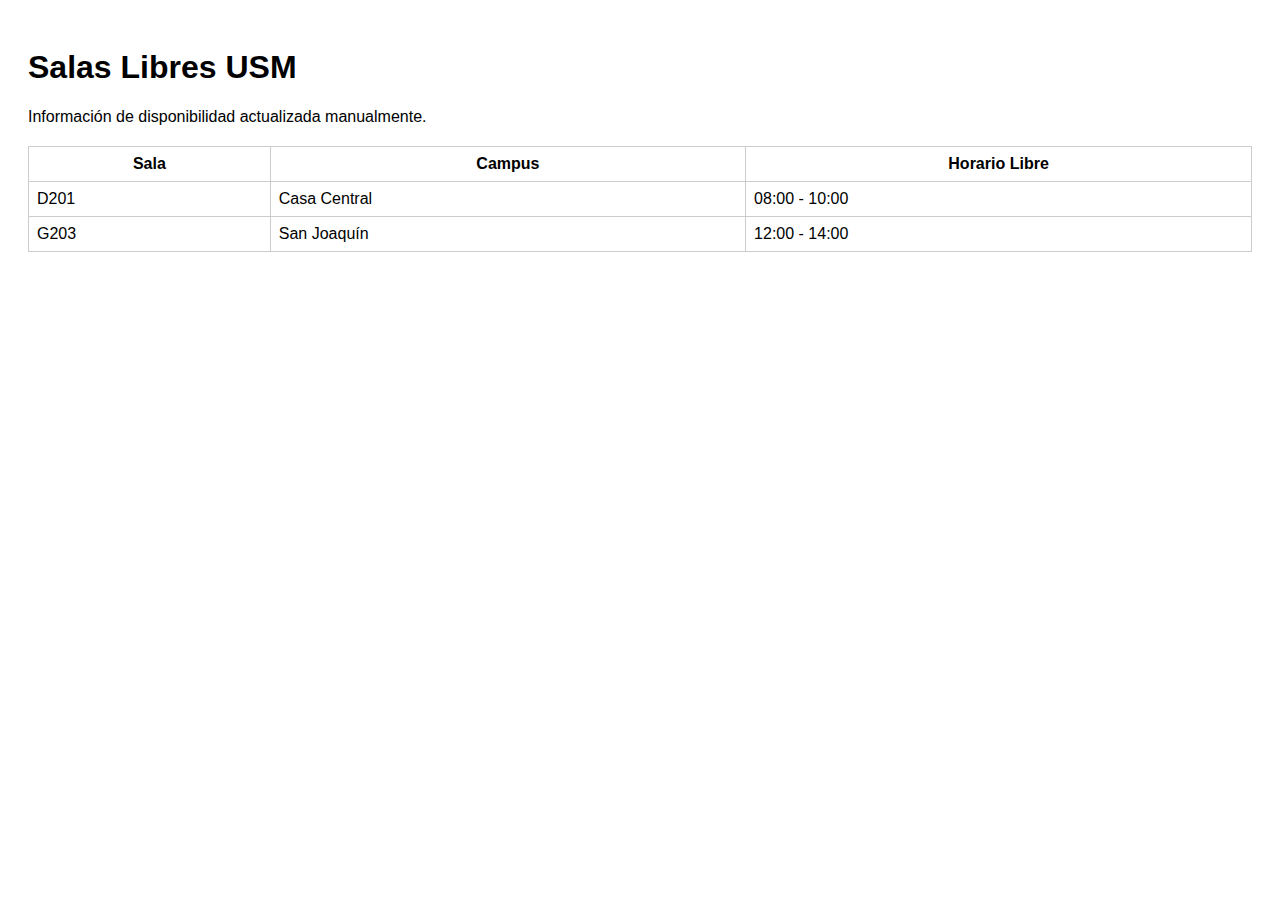
<file: index.html>
<!DOCTYPE html>
<html>
<head>
  <meta charset="UTF-8">
  <title>Salas Libres USM</title>
  <style>
    body { font-family: Arial; padding: 20px; }
    table { border-collapse: collapse; width: 100%; margin-top: 20px; }
    td, th { border: 1px solid #ccc; padding: 8px; }
  </style>
</head>
<body>

<h1>Salas Libres USM</h1>
<p>Información de disponibilidad actualizada manualmente.</p>

<div id="salas"></div>

<script>
async function cargarSalas() {
  const response = await fetch("salas.json");
  const salas = await response.json();

  let html = "<table><tr><th>Sala</th><th>Campus</th><th>Horario Libre</th></tr>";
  salas.forEach(s => {
    html += `<tr>
      <td>${s.sala}</td>
      <td>${s.campus}</td>
      <td>${s.horario}</td>
    </tr>`;
  });
  html += "</table>";

  document.getElementById("salas").innerHTML = html;
}

cargarSalas();
</script>

</body>
</html>
</file>
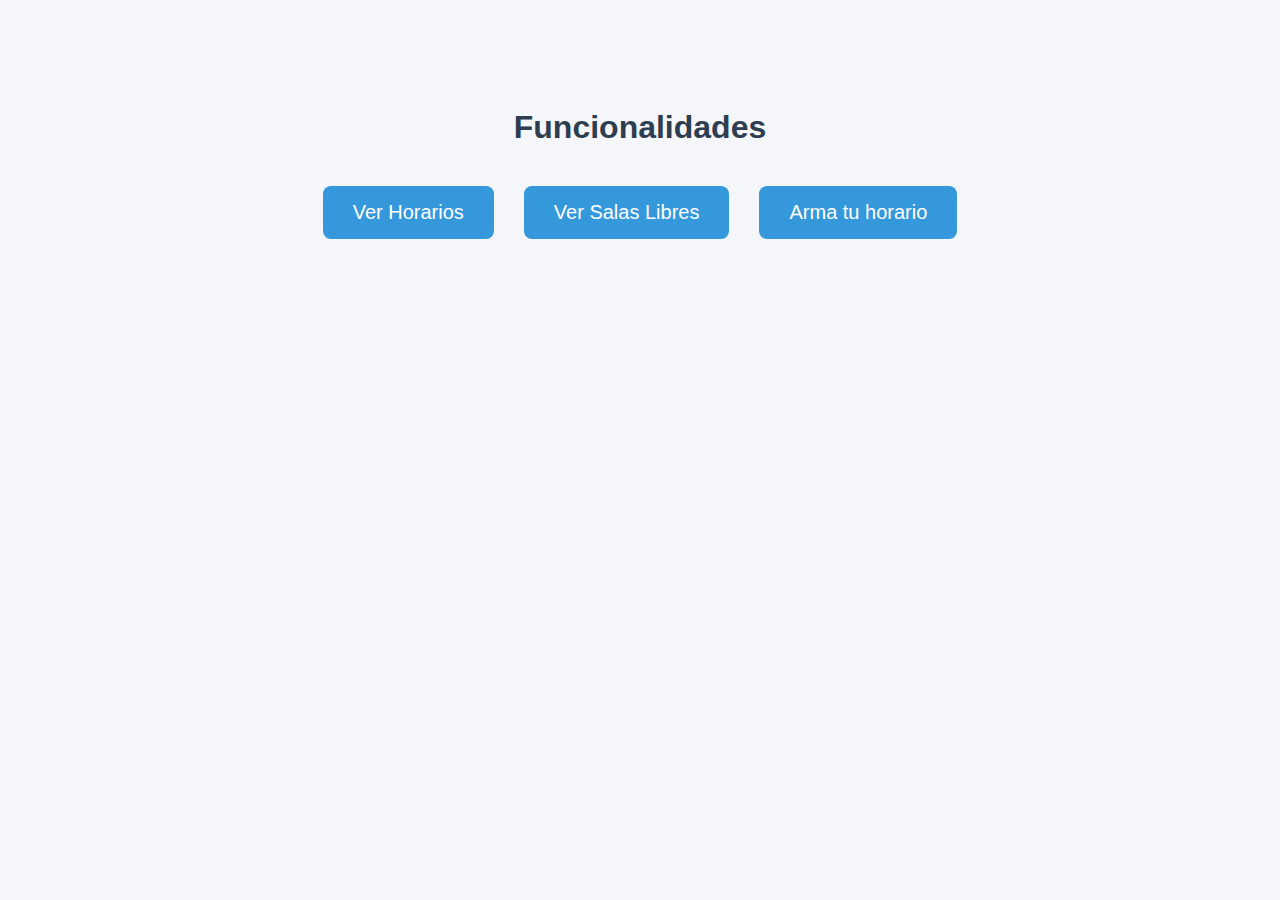
<file: docs/index.html>
<!DOCTYPE html>
<html lang="es">
<head>
    <meta charset="UTF-8">
    <title>Salas USM</title>

    <style>
        body {
            font-family: Arial, sans-serif;
            text-align: center;
            padding-top: 80px;
            background: #f5f6fa;
        }

        h1 {
            font-size: 32px;
            color: #2c3e50;
            margin-bottom: 40px;
        }

        .btn-container {
            display: flex;
            justify-content: center;
            gap: 30px;
        }

        .btn-nav {
            padding: 15px 30px;
            font-size: 20px;
            cursor: pointer;
            border-radius: 8px;
            border: none;
            color: white;
            background-color: #3498db;
            transition: 0.2s;
            text-decoration: none;
        }

        .btn-nav:hover {
            background-color: #2980b9;
        }
    </style>
</head>

<body>

    <h1>Funcionalidades</h1>

    <div class="btn-container">
        <a href="horarios.html" class="btn-nav">Ver Horarios</a>
        <a href="salas_libres.html" class="btn-nav">Ver Salas Libres</a>
        <a href="crear_horario.html" class="btn-nav">Arma tu horario</a>
    </div>

</body>
</html>
</file>
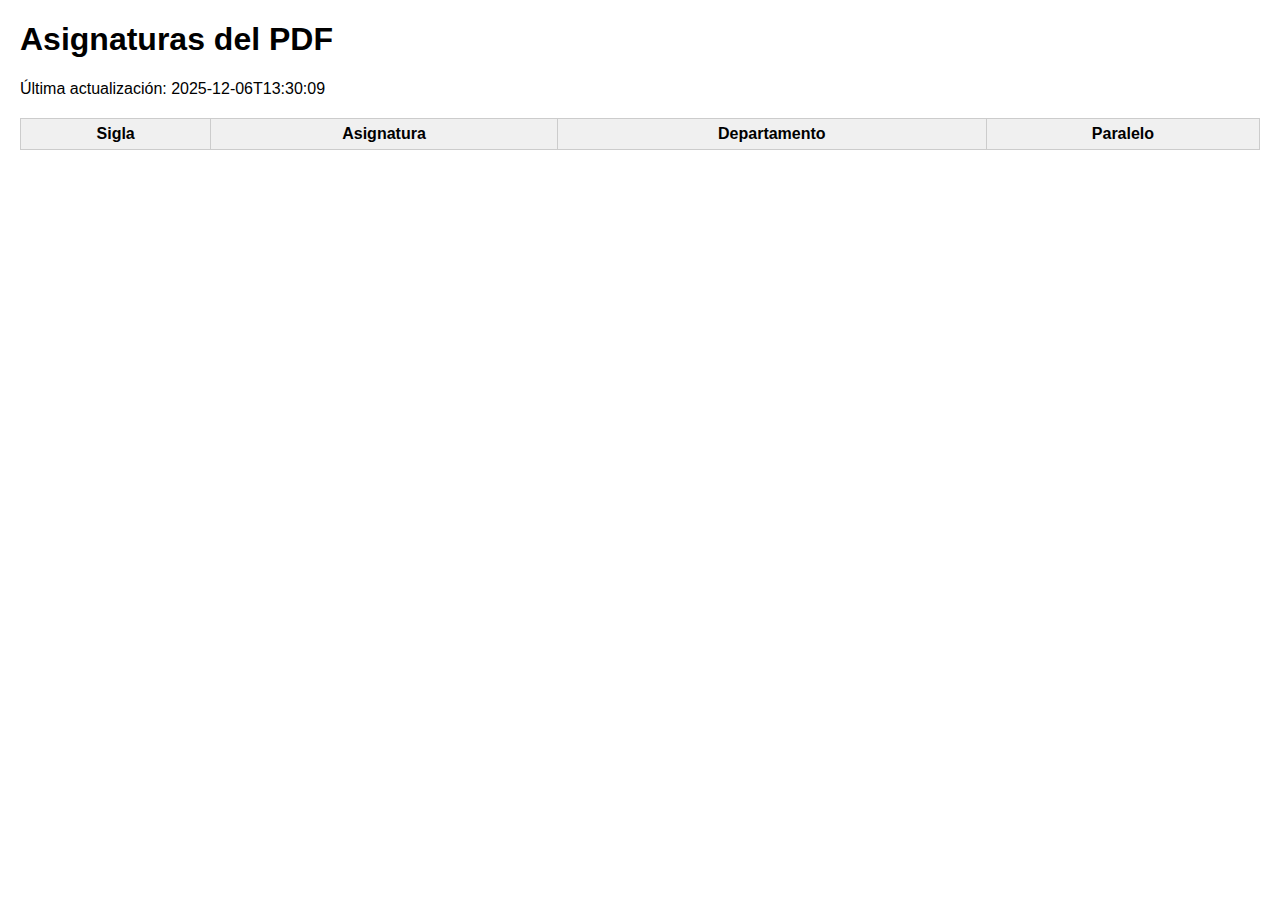
<file: site/index.html>
<!DOCTYPE html>
<html lang="es">
<head>
    <meta charset="UTF-8">
    <title>Horario / Salas – USM</title>
    <link rel="stylesheet" href="css/styles.css">
</head>
<body>

<h1>Asignaturas del PDF</h1>
<p id="updated"></p>

<table id="tabla">
    <thead>
        <tr>
            <th>Sigla</th>
            <th>Asignatura</th>
            <th>Departamento</th>
            <th>Paralelo</th>
        </tr>
    </thead>
    <tbody></tbody>
</table>

<script src="scripts/loadData.js"></script>
</body>
</html>
</file>
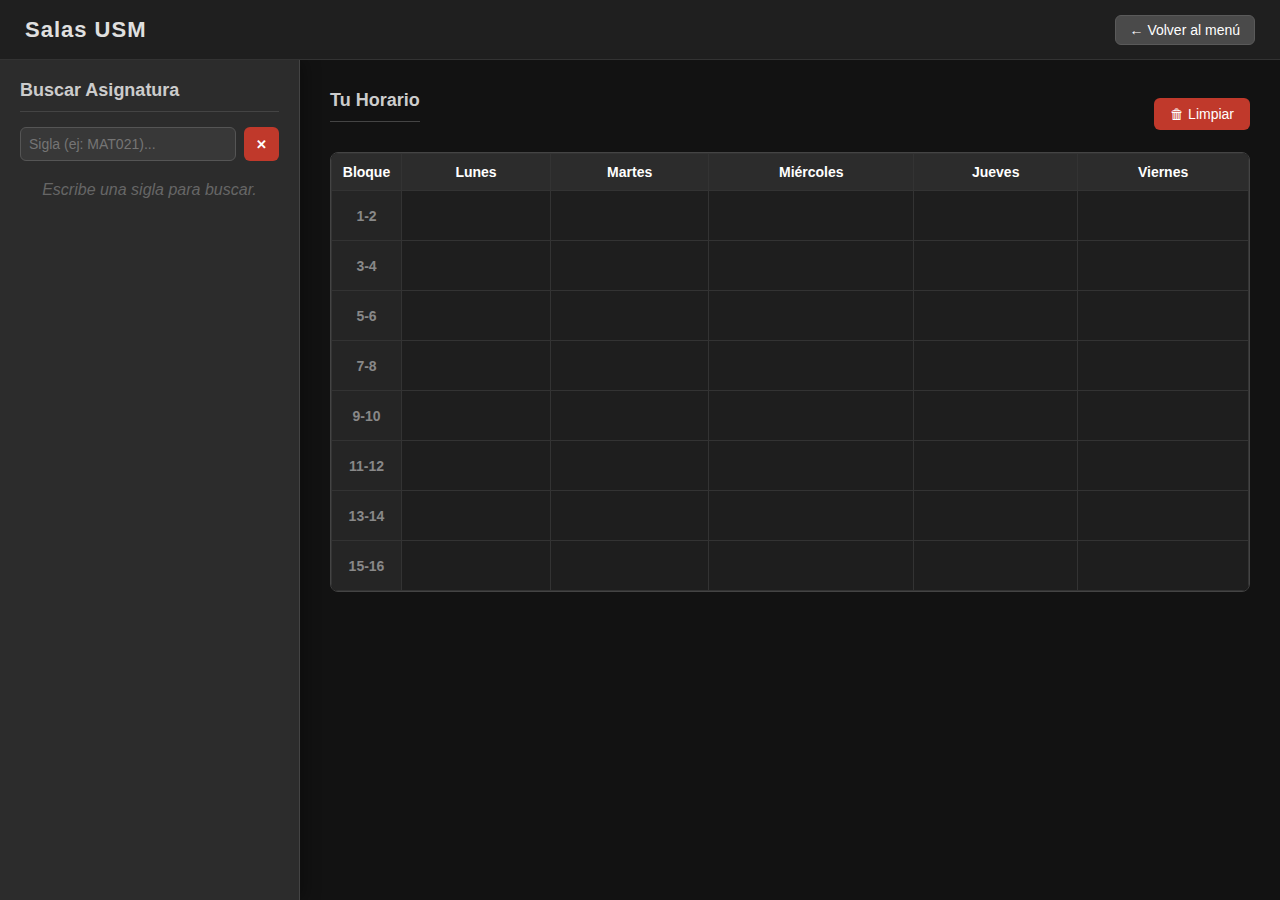
<file: docs/crear_horario.html>
<!DOCTYPE html>
<html lang="es">
<head>
    <meta charset="UTF-8">
    <meta name="viewport" content="width=device-width, initial-scale=1.0">
    <title>Crear Horario - Salas USM</title>

    <style>
        /* --- ESTILOS GENERALES --- */
        * {
            box-sizing: border-box;
            margin: 0;
            padding: 0;
        }

        body {
            font-family: 'Segoe UI', Tahoma, Geneva, Verdana, sans-serif;
            background-color: #121212; /* Fondo Negro Mate */
            color: #ffffff;
            min-height: 100vh;
            display: flex;
            flex-direction: column;
        }

        /* --- BARRA SUPERIOR --- */
        .topbar {
            background-color: #1f1f1f;
            border-bottom: 1px solid #333;
            padding: 0 25px;
            display: flex;
            justify-content: space-between;
            align-items: center;
            height: 60px;
            position: sticky;
            top: 0;
            z-index: 100;
            width: 100%;
        }

        .logo {
            font-size: 22px;
            font-weight: 600;
            color: #e0e0e0;
            text-decoration: none;
            letter-spacing: 1px;
        }

        .btn-nav {
            padding: 6px 14px;
            font-size: 14px;
            background-color: #4a4a4a;
            color: #ffffff;
            text-decoration: none;
            border-radius: 6px;
            border: 1px solid #5a5a5a;
            transition: 0.3s;
        }

        .btn-nav:hover {
            background-color: #616161;
        }

        /* --- CONTENEDOR PRINCIPAL --- */
        .container {
            display: flex;
            flex: 1; 
            position: relative;
        }

        /* --- PANEL IZQUIERDO (BUSCADOR) --- */
        .left-panel {
            width: 300px; 
            min-width: 300px;
            background-color: #2c2c2c; 
            border-right: 1px solid #444;
            padding: 20px;
            position: sticky;
            top: 60px; 
            height: calc(100vh - 60px);
            overflow-y: auto;
            box-shadow: 5px 0 15px rgba(0,0,0,0.3);
            z-index: 10;
        }

        h2 {
            font-size: 18px;
            margin-bottom: 15px;
            color: #ccc;
            border-bottom: 1px solid #444;
            padding-bottom: 10px;
        }

        .search-area {
            display: flex;
            gap: 8px;
            margin-bottom: 20px;
        }

        .search-area input {
            flex: 1;
            padding: 8px;
            background-color: #383838;
            border: 1px solid #555;
            border-radius: 6px;
            color: white;
            font-size: 14px;
            outline: none;
        }

        .search-area input:focus {
            border-color: #3498db;
        }

        .clear-input-btn {
            padding: 0 12px;
            background: #c0392b;
            border: none;
            color: white;
            font-weight: bold;
            border-radius: 6px;
            cursor: pointer;
            transition: 0.2s;
        }

        /* --- TARJETAS DE RESULTADOS --- */
        .result-item {
            background: #3a3a3a;
            padding: 15px; /* Más espacio interno */
            margin-bottom: 12px;
            border-radius: 8px;
            font-size: 13px;
            border-left: 4px solid #555;
            transition: 0.2s;
            display: flex;
            flex-direction: column; /* Organiza contenido verticalmente */
        }

        .result-item:hover {
            background: #444;
            border-left-color: #3498db;
        }

        /* --- BOTÓN AÑADIR CORREGIDO --- */
        .add-btn {
            margin-top: 12px;
            width: 100%;         /* Ocupa todo el ancho disponible */
            padding: 8px 0;      /* Relleno vertical normal, 0 horizontal */
            background: #3498db;
            border: none;
            color: white;
            cursor: pointer;
            border-radius: 5px;
            font-weight: 600;
            font-size: 13px;
            text-align: center;
            transition: background 0.2s;
        }

        .add-btn:hover {
            background: #2980b9;
        }

        /* --- PANEL DERECHO (HORARIO) --- */
        .right-panel {
            flex: 1; 
            padding: 30px;
            background-color: #121212;
            display: flex;
            flex-direction: column;
            align-items: center;
        }

        .schedule-controls {
            width: 100%;
            max-width: 1000px;
            display: flex;
            justify-content: space-between;
            align-items: center;
            margin-bottom: 15px;
        }

        #btn-limpiar-horario {
            padding: 8px 16px;
            background: #c0392b;
            color: white;
            border: none;
            border-radius: 6px;
            cursor: pointer;
            font-weight: 500;
            font-size: 14px;
        }

        /* --- TABLA --- */
        .table-container {
            width: 100%;
            max-width: 1000px;
            border-radius: 8px;
            overflow: hidden; 
            border: 1px solid #444;
            margin-bottom: 40px;
        }

        table {
            width: 100%;
            border-collapse: collapse;
            background: #1e1e1e;
        }

        th, td {
            border: 1px solid #333;
            padding: 5px;
            text-align: center;
            vertical-align: middle;
            color: #ddd;
            font-size: 14px;
        }

        th {
            background: #2c2c2c;
            color: #fff;
            padding: 10px;
            font-weight: 600;
        }

        td:first-child {
            background-color: #252525;
            font-weight: bold;
            color: #888;
            width: 70px;
        }

        .cell {
            height: 50px; 
            transition: background 0.2s;
        }

        .cell:hover {
            background-color: #252525;
        }

        .ramo {
            background: #2980b9;
            color: white;
            padding: 4px 6px;
            border-radius: 3px;
            display: block;
            margin: 1px;
            font-size: 11px;
            text-align: left;
            box-shadow: 0 2px 4px rgba(0,0,0,0.3);
        }

        /* Scrollbar oscura */
        ::-webkit-scrollbar {
            width: 10px;
        }
        ::-webkit-scrollbar-track {
            background: #121212;
        }
        ::-webkit-scrollbar-thumb {
            background: #444;
            border-radius: 5px;
        }
    </style>
</head>

<body>

<div class="topbar">
    <a href="index.html" class="logo">Salas USM</a>
    <a href="index.html" class="btn-nav">← Volver al menú</a>
</div>

<div class="container">

    <div class="left-panel">
        <h2>Buscar Asignatura</h2>

        <div class="search-area">
            <input type="text" id="buscar" placeholder="Sigla (ej: MAT021)...">
            <button class="clear-input-btn" id="limpiar" title="Borrar búsqueda">✕</button>
        </div>

        <div id="resultados">
            <p style="color: #666; font-style: italic; text-align: center; margin-top: 20px;">
                Escribe una sigla para buscar.
            </p>
        </div>
    </div>

    <div class="right-panel">

        <div class="schedule-controls">
            <h2>Tu Horario</h2>
            <button id="btn-limpiar-horario">🗑 Limpiar</button>
        </div>

        <div class="table-container">
            <table>
                <thead>
                    <tr>
                        <th>Bloque</th>
                        <th>Lunes</th>
                        <th>Martes</th>
                        <th>Miércoles</th>
                        <th>Jueves</th>
                        <th>Viernes</th>
                    </tr>
                </thead>
                <tbody id="tabla">
                    </tbody>
            </table>
        </div>

    </div>

</div>

<script>
    // ============================================
    // GENERAR TABLA
    // ============================================
    const bloques = ["1-2","3-4","5-6","7-8","9-10","11-12","13-14","15-16"];
    const tbody = document.getElementById("tabla");

    bloques.forEach(b => {
        const tr = document.createElement("tr");
        tr.innerHTML = `
            <td>${b}</td>
            <td class="cell" data-dia="Lunes" data-bloque="${b}"></td>
            <td class="cell" data-dia="Martes" data-bloque="${b}"></td>
            <td class="cell" data-dia="Miércoles" data-bloque="${b}"></td>
            <td class="cell" data-dia="Jueves" data-bloque="${b}"></td>
            <td class="cell" data-dia="Viernes" data-bloque="${b}"></td>
        `;
        tbody.appendChild(tr);
    });

    // ============================================
    // LOGICA DE DATOS
    // ============================================
    let datos = [];
    let ramosUnicos = [];
    let ramosEnHorario = new Set();

    fetch("data/salas.json")
        .then(r => r.json())
        .then(json => {
            datos = json;
            const mapa = new Map();
            json.forEach(r => {
                const clave = r.SIGLA + "-" + r.PARALELO;
                if (!mapa.has(clave)) mapa.set(clave, r);
            });
            ramosUnicos = Array.from(mapa.values());
        })
        .catch(err => console.error("Error cargando JSON:", err));

    function horaABloque(hora) {
        if(!hora) return null;
        const inicio = hora.split("-")[0];
        const h = parseInt(inicio.split(":")[0], 10);

        if (h < 9) return "1-2";
        if (h < 11) return "3-4";
        if (h < 13) return "5-6";
        if (h < 15) return "7-8";
        if (h < 17) return "9-10";
        if (h < 19) return "11-12";
        if (h < 21) return "13-14";
        return "15-16";
    }

    // ============================================
    // BUSQUEDA
    // ============================================
    const input = document.getElementById("buscar");
    const limpiarBtn = document.getElementById("limpiar");
    const resultadosDiv = document.getElementById("resultados");

    limpiarBtn.onclick = () => {
        input.value = "";
        resultadosDiv.innerHTML = '<p style="color: #666; font-style: italic; text-align: center; margin-top: 20px;">Escribe una sigla para buscar.</p>';
    };

    input.addEventListener("input", () => {
        const q = input.value.toLowerCase().trim();
        resultadosDiv.innerHTML = "";

        if (q.length < 2) return;

        const filtrados = ramosUnicos.filter(r =>
            r.SIGLA.toLowerCase().includes(q)
        );

        if (filtrados.length === 0) {
            resultadosDiv.innerHTML = '<p style="color: #666; text-align: center;">No encontrado.</p>';
            return;
        }

        filtrados.forEach(r => {
            const div = document.createElement("div");
            div.className = "result-item";
            div.innerHTML = `
                <div style="margin-bottom:5px;">
                    <strong style="color:white; font-size:1.1em;">${r.SIGLA}</strong> 
                    <span style="color:#aaa;">- P ${r.PARALELO}</span>
                </div>
                <div style="color:#ccc; margin-bottom:8px;">${r.NOMBRE}</div>
                <div style="font-size:0.9em; color:#888;">${r.PROFESOR || "Sin profesor"}</div>
                <button class="add-btn" data-sigla="${r.SIGLA}" data-paralelo="${r.PARALELO}">
                    + Añadir
                </button>
            `;
            resultadosDiv.appendChild(div);
        });
    });

    // ============================================
    // AÑADIR
    // ============================================
    document.addEventListener("click", e => {
        if (!e.target.classList.contains("add-btn")) return;

        const sigla = e.target.dataset.sigla;
        const paralelo = e.target.dataset.paralelo;
        const clave = sigla + "-" + paralelo;

        if (ramosEnHorario.has(clave)) {
            alert("⚠️ Este ramo ya está en tu horario.");
            return;
        }

        ramosEnHorario.add(clave);

        const cursos = datos.filter(r => r.SIGLA === sigla && r.PARALELO === paralelo);

        cursos.forEach(r => {
            const bloque = horaABloque(r.HORA);
            if(!bloque) return;

            const celda = document.querySelector(
                `td[data-dia="${r.DIA}"][data-bloque="${bloque}"]`
            );

            if (celda) {
                const tag = document.createElement("div");
                tag.className = "ramo";
                tag.innerHTML = `<strong>${r.SIGLA}</strong><br><small>Par. ${r.PARALELO}</small>`;
                celda.appendChild(tag);
            }
        });
    });

    document.getElementById("btn-limpiar-horario").onclick = () => {
        if(confirm("¿Borrar todo el horario?")) {
            document.querySelectorAll(".cell").forEach(c => c.innerHTML = "");
            ramosEnHorario.clear();
        }
    };
</script>

</body>
</html>
</file>
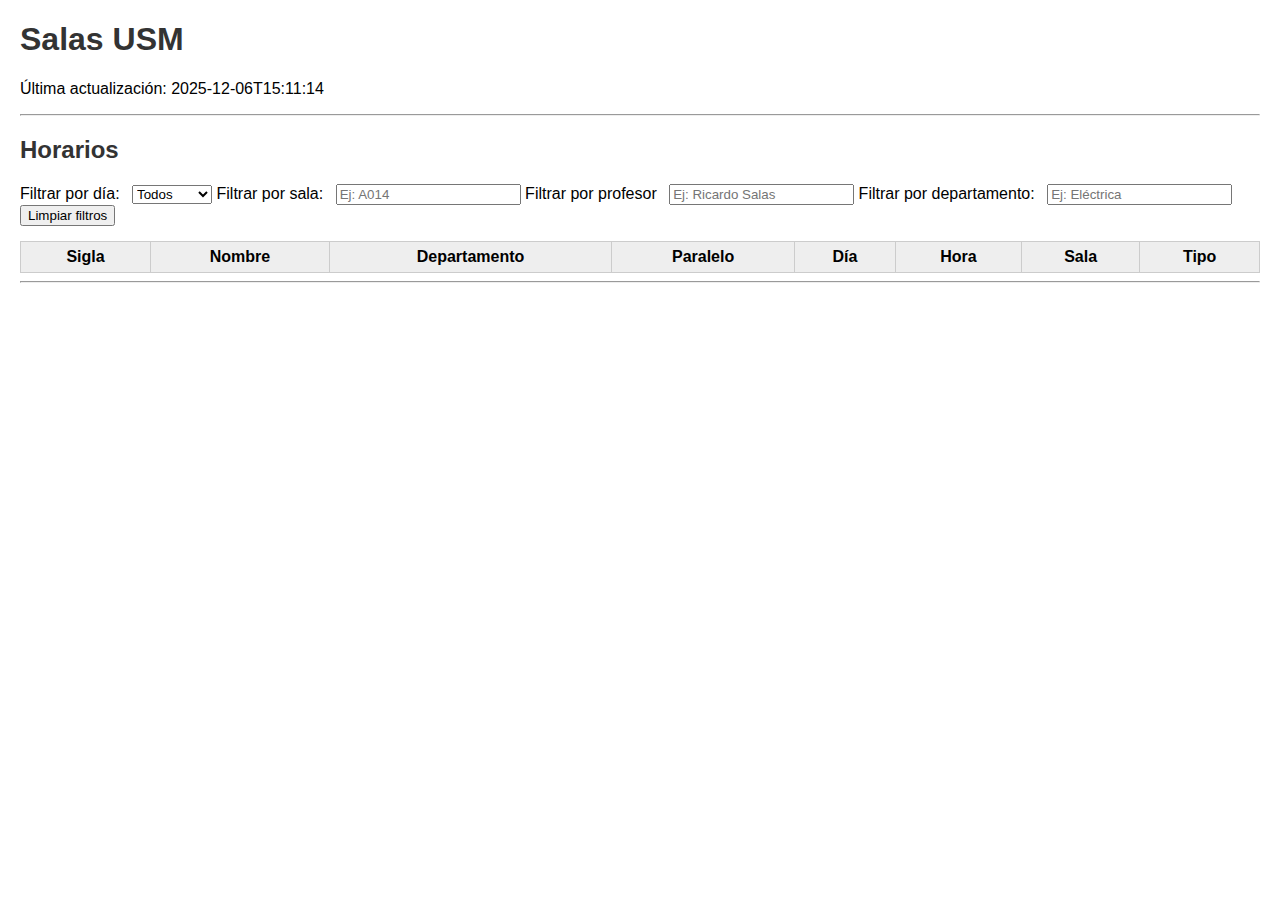
<file: docs/horarios.html>
<!DOCTYPE html>
<html lang="es">
<head>
    <meta charset="UTF-8">
    <title>Salas USM</title>
    <link rel="stylesheet" href="css/styles.css">
</head>
<body>

<h1>Salas USM</h1>

<p id="updated"></p>

<hr>

<h2>Horarios</h2>

<div class="filtros">
    <label>Filtrar por día:</label>
    <select id="filtro-dia">
        <option value="">Todos</option>
        <option value="Lunes">Lunes</option>
        <option value="Martes">Martes</option>
        <option value="Miércoles">Miércoles</option>
        <option value="Jueves">Jueves</option>
        <option value="Viernes">Viernes</option>
    </select>

    <label>Filtrar por sala:</label>
    <input type="text" id="filtro-sala" placeholder="Ej: A014">

    <label>Filtrar por profesor</label>
    <input type="text" id="filtro-profe" placeholder="Ej: Ricardo Salas">

    <label>Filtrar por departamento:</label>
    <input type="text" id="filtro-depto" placeholder="Ej: Eléctrica">

    <button id="btn-limpiar" class="btn-limpiar">Limpiar filtros</button>
</div>

<table id="tabla-horarios">
    <thead>
        <tr>
            <th>Sigla</th>
            <th>Nombre</th>
            <th>Departamento</th>
            <th>Paralelo</th>
            <th>Día</th>
            <th>Hora</th>
            <th>Sala</th>
            <th>Tipo</th>
        </tr>
    </thead>
    <tbody></tbody>
</table>


<hr>
<script src="scripts/loadData.js"></script>
</body>
</html>
</file>
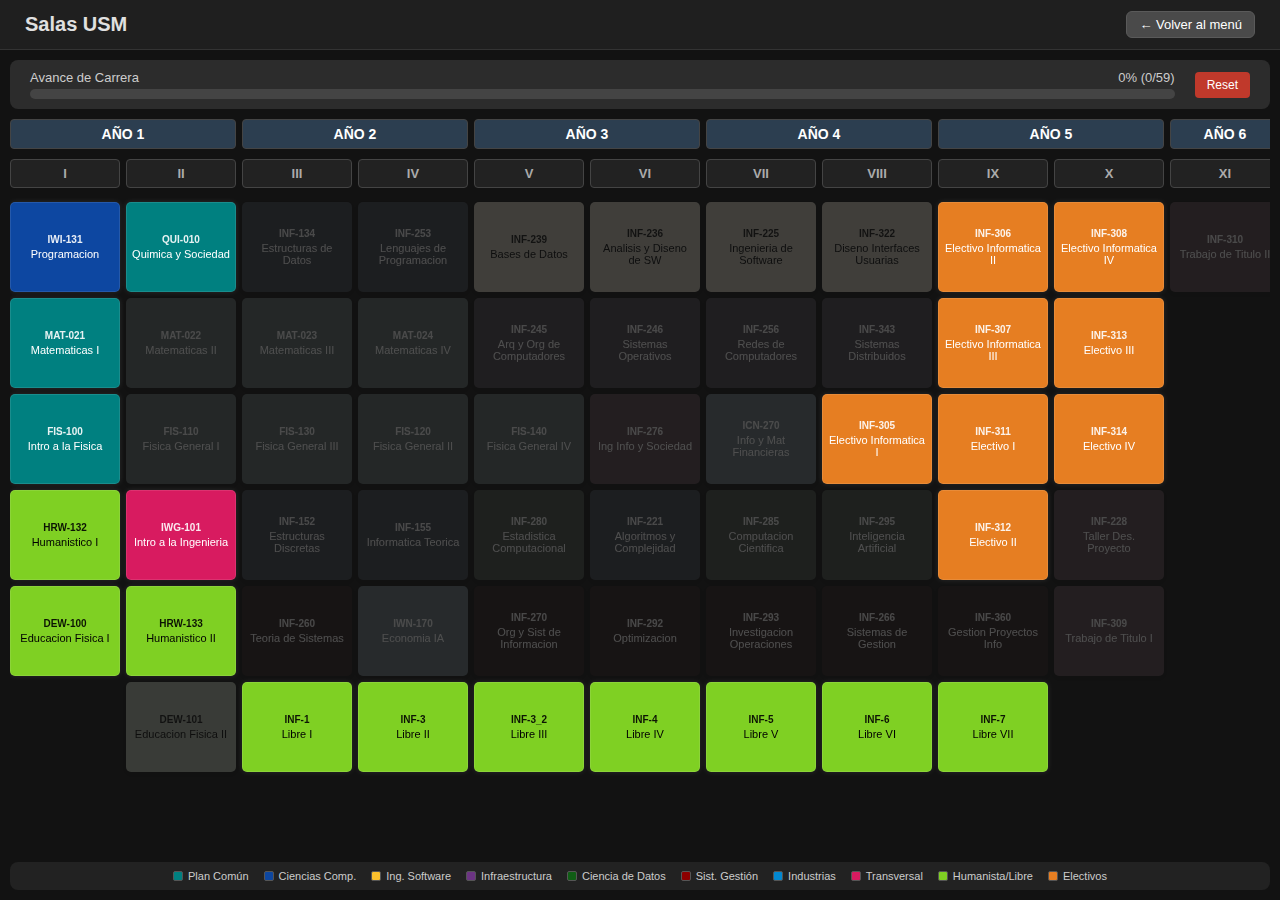
<file: docs/malla.html>
<!DOCTYPE html>
<html lang="es">
<head>
    <meta charset="UTF-8">
    <meta name="viewport" content="width=device-width, initial-scale=1.0">
    <title>Malla Interactiva - Salas USM</title>
    <link rel="icon" type="image/png" href="icono.png">

    <style>
        /* --- ESTILOS GENERALES (Dark Mode) --- */
        * { box-sizing: border-box; margin: 0; padding: 0; }

        body {
            font-family: 'Segoe UI', Tahoma, Geneva, Verdana, sans-serif;
            background-color: #121212;
            color: #ffffff;
            display: flex;
            flex-direction: column;
            height: 100vh;
            overflow: hidden;
        }

        .topbar {
            background-color: #1f1f1f;
            border-bottom: 1px solid #333;
            padding: 0 25px;
            display: flex;
            justify-content: space-between;
            align-items: center;
            height: 50px;
            flex-shrink: 0;
        }

        .logo { font-size: 20px; font-weight: 600; color: #e0e0e0; text-decoration: none; }
        .btn-nav {
            padding: 5px 12px; font-size: 13px; background-color: #4a4a4a;
            color: #ffffff; text-decoration: none; border-radius: 6px;
            border: 1px solid #5a5a5a; transition: 0.3s;
        }
        .btn-nav:hover { background-color: #616161; }

        /* --- CONTENEDOR PRINCIPAL --- */
        .container {
            flex: 1;
            padding: 10px;
            display: flex;
            flex-direction: column;
            overflow: hidden; 
        }

        /* --- BARRA DE PROGRESO --- */
        .controls-area {
            background-color: #2c2c2c;
            padding: 10px 20px;
            border-radius: 8px;
            margin-bottom: 10px;
            display: flex;
            align-items: center;
            gap: 20px;
            flex-shrink: 0;
        }

        .progress-wrapper { flex: 1; }
        .progress-text { margin-bottom: 4px; color: #ccc; font-size: 13px; display: flex; justify-content: space-between;}
        .progress-bar-bg { background: #444; height: 10px; border-radius: 5px; overflow: hidden; }
        .progress-bar-fill { background: #27ae60; height: 100%; width: 0%; transition: width 0.3s; }

        .reset-btn {
            background: #c0392b; color: white; border: none; padding: 6px 12px;
            border-radius: 4px; cursor: pointer; font-size: 12px;
        }

        /* --- GRID DE LA MALLA --- */
        .malla-wrapper {
            flex: 1;
            overflow: auto;
            padding-bottom: 20px;
            scrollbar-width: thin;
            scrollbar-color: #555 #1e1e1e;
        }

        .malla-grid {
            display: grid;
            grid-template-columns: repeat(11, minmax(110px, 1fr)); 
            gap: 6px;
            width: 100%;
            min-width: 1200px;
        }

        /* --- CABECERAS --- */
        .header-cell {
            color: #ddd;
            text-align: center;
            padding: 6px;
            border-radius: 4px;
            font-weight: bold;
            font-size: 13px;
            cursor: pointer;
            transition: 0.2s;
            user-select: none;
            border: 1px solid #444;
            display: flex;
            align-items: center;
            justify-content: center;
        }
        .header-cell:hover { background-color: #444; color: #fff; border-color: #666; }
        
        .year-header {
            grid-column: span 2;
            background-color: #2c3e50;
            color: #fff;
            text-transform: uppercase;
            font-size: 14px;
            margin-bottom: 4px;
        }
        .year-header.last-year { grid-column: span 1; }

        .semestre-header { background-color: #222; color: #aaa; margin-bottom: 8px; }

        .col-stack { display: flex; flex-direction: column; gap: 6px; }

        /* --- TARJETA RAMO --- */
        .ramo-card {
            height: 90px;
            padding: 5px;
            border-radius: 5px;
            position: relative;
            cursor: pointer;
            transition: all 0.2s;
            display: flex;
            flex-direction: column;
            justify-content: center;
            align-items: center;
            text-align: center;
            font-size: 12px;
            color: #fff;
            box-shadow: 0 2px 4px rgba(0,0,0,0.2);
            border: 2px solid transparent; 

            /* ESTADO 1: BLOQUEADO (Por defecto: Opaco) */
            opacity: 0.25;
            filter: grayscale(90%);
            background-color: #333; 
        }

        .ramo-card:hover { 
            transform: scale(1.05); 
            z-index: 20; 
            opacity: 0.8 !important; 
        }

        .ramo-sigla { font-weight: bold; font-size: 10px; margin-bottom: 3px; opacity: 0.9; }
        .ramo-nombre { font-size: 11px; line-height: 1.1; font-weight: 500;}

        /* ESTADO 2: HABILITADO (Prerrequisitos OK) - COLOR BRILLANTE */
        .ramo-card.habilitado {
            opacity: 1 !important;
            filter: grayscale(0%) !important;
            box-shadow: 0 0 5px rgba(255, 255, 255, 0.1);
            border: 1px solid rgba(255,255,255,0.1);
        }

        /* ESTADO 3: APROBADO (Check) */
        .ramo-card.aprobado {
            opacity: 1 !important;
            filter: grayscale(0%) !important;
            border-color: #2ecc71; 
            
        }
        
        .ramo-card.aprobado::after {
            content: "✔"; position: absolute; top: 2px; right: 4px; font-size: 14px; 
            color: #2ecc71; text-shadow: 0 0 2px #000; background: rgba(0,0,0,0.5); border-radius: 50%;
            width: 16px; height: 16px; line-height: 16px; display: block;
        }

        .ramo-card.is-prereq {
            border-color: #f1c40f !important; 
            box-shadow: 0 0 15px rgba(241, 196, 15, 0.6);
            opacity: 1 !important; 
            filter: grayscale(0%) !important;
            z-index: 15;
        }

        /* --- COLORES PERSONALIZADOS --- */
        
        /* 1. Verde Clarito */
        .bg-verde-claro { 
            background-color: #7fd023; 
            color: #000 !important; 
            font-weight: 600;
        }
        
        /* 2. Rosado */
        .bg-rosado { background-color: #d81b60; } 

        /* 3. Rojo Oscuro */
        .bg-rojo-oscuro { background-color: #8b0000; } 

        /* 4. Verde Oscuro */
        .bg-verde-oscuro { background-color: #105d15; } 

        /* 5. Azul Oscuro */
        .bg-azul-oscuro { background-color: #0d47a1; } 

        /* 6. Amarillo */
        .bg-amarillo { 
            background-color: #fbc02d; 
            color: #000 !important; 
            font-weight: 600;
        }

        /* 7. Celeste */
        .bg-celeste { background-color: #0288d1; } 

        /* Colores Auxiliares */
        .bg-plan-comun { background-color: #008080; } /* Teal */
        .bg-infra { background-color: #6c3483; }      /* Morado */
        .bg-electivo { background-color: #e67e22; }    /* Naranja */

        /* LEYENDA */
        .legend {
            margin-top: 5px;
            display: flex;
            flex-wrap: wrap;
            gap: 15px;
            justify-content: center;
            background: #222;
            padding: 8px;
            border-radius: 8px;
            font-size: 11px;
            flex-shrink: 0;
        }
        .legend-item { display: flex; align-items: center; gap: 5px; color: #ccc; }
        .legend-color { width: 10px; height: 10px; border-radius: 2px; border: 1px solid #555; }

    </style>
</head>

<body>

    <div class="topbar">
        <a href="index.html" class="logo">Salas USM</a>
        <a href="index.html" class="btn-nav">← Volver al menú</a>
    </div>

    <div class="container">
        
        <div class="controls-area">
            <div class="progress-wrapper">
                <div class="progress-text">
                    <span>Avance de Carrera</span>
                    <span id="percent-text">0%</span>
                </div>
                <div class="progress-bar-bg">
                    <div class="progress-bar-fill" id="progress-fill"></div>
                </div>
            </div>
            <button class="reset-btn" onclick="resetMalla()">Reset</button>
        </div>

        <div class="malla-wrapper">
            <div class="malla-grid" id="malla-grid">
                </div>
        </div>

        <div class="legend">
            <div class="legend-item"><div class="legend-color bg-plan-comun"></div>Plan Común</div>
            <div class="legend-item"><div class="legend-color bg-azul-oscuro"></div>Ciencias Comp.</div>
            <div class="legend-item"><div class="legend-color bg-amarillo"></div>Ing. Software</div>
            <div class="legend-item"><div class="legend-color bg-infra"></div>Infraestructura</div>
            <div class="legend-item"><div class="legend-color bg-verde-oscuro"></div>Ciencia de Datos</div>
            <div class="legend-item"><div class="legend-color bg-rojo-oscuro"></div>Sist. Gestión</div>
            <div class="legend-item"><div class="legend-color bg-celeste"></div>Industrias</div>
            <div class="legend-item"><div class="legend-color bg-rosado"></div>Transversal</div>
            <div class="legend-item"><div class="legend-color bg-verde-claro"></div>Humanista/Libre</div>
            <div class="legend-item"><div class="legend-color bg-electivo"></div>Electivos</div>
        </div>
    </div>

    <script>
        // ============================================
        // LÓGICA DE COLORES Y TIPOS
        // ============================================
        function getTipo(sigla) {
            // 1. Verde Clarito: Humanistas, Deportes y Libres
            // Cuidado con INF-134 que empieza con INF-1
            if (sigla.startsWith('HRW') || sigla.startsWith('DEW') || sigla.includes('Libre') || 
               (sigla.startsWith('INF-') && parseInt(sigla.split('-')[1]) < 10)) { // Libres INF-1 a INF-7
                return 'verde-claro';
            }

            // 2. Rosado
            const rosados = ['IWG-101', 'INF-228', 'INF-276', 'INF-309', 'INF-310'];
            if (rosados.includes(sigla)) return 'rosado';

            // 3. Rojo Oscuro
            const rojosOscuros = ['INF-260', 'INF-270', 'INF-292', 'INF-293', 'INF-266', 'INF-360'];
            if (rojosOscuros.includes(sigla)) return 'rojo-oscuro';

            // 4. Verde Oscuro
            const verdesOscuros = ['INF-280', 'INF-285', 'INF-295'];
            if (verdesOscuros.includes(sigla)) return 'verde-oscuro';

            // 5. Azul Oscuro
            const azulesOscuros = ['IWI-131', 'INF-134', 'INF-253', 'INF-152', 'INF-155', 'INF-221'];
            if (azulesOscuros.includes(sigla)) return 'azul-oscuro';

            // 6. Amarillos
            const amarillos = ['INF-239', 'INF-236', 'INF-225', 'INF-322'];
            if (amarillos.includes(sigla)) return 'amarillo';

            // 7. Celestes
            const celestes = ['IWN-170', 'ICN-270'];
            if (celestes.includes(sigla)) return 'celeste';

            // --- OTROS (Por defecto) ---
            if (sigla.startsWith('MAT') || sigla.startsWith('FIS') || sigla.startsWith('QUI')) return 'plan-comun';
            
            if (['INF-245', 'INF-246', 'INF-256', 'INF-343'].includes(sigla)) return 'infra';

            if (sigla.includes('Electivo') || sigla.includes('305') || sigla.includes('306') || sigla.includes('307') || sigla.includes('308') || sigla.includes('311') || sigla.includes('312') || sigla.includes('313') || sigla.includes('314')) return 'electivo';

            return 'azul-oscuro'; 
        }

        // ============================================
        // DATA DE RAMOS
        // ============================================
        const RAMOS_DATA = [
            // SEM 1
            { sigla: 'IWI-131', nombre: 'Programacion', sem: 1, prereqs: [] },
            { sigla: 'MAT-021', nombre: 'Matematicas I', sem: 1, prereqs: [] },
            { sigla: 'FIS-100', nombre: 'Intro a la Fisica', sem: 1, prereqs: [] },
            { sigla: 'HRW-132', nombre: 'Humanistico I', sem: 1, prereqs: [] },
            { sigla: 'DEW-100', nombre: 'Educacion Fisica I', sem: 1, prereqs: [] },
            // SEM 2
            { sigla: 'QUI-010', nombre: 'Quimica y Sociedad', sem: 2, prereqs: [] },
            { sigla: 'MAT-022', nombre: 'Matematicas II', sem: 2, prereqs: ['MAT-021'] },
            { sigla: 'FIS-110', nombre: 'Fisica General I', sem: 2, prereqs: ['MAT-021','FIS-100'] },
            { sigla: 'IWG-101', nombre: 'Intro a la Ingenieria', sem: 2, prereqs: [] },
            { sigla: 'HRW-133', nombre: 'Humanistico II', sem: 2, prereqs: [] },
            { sigla: 'DEW-101', nombre: 'Educacion Fisica II', sem: 2, prereqs: ['DEW-100'] },
            // SEM 3
            { sigla: 'INF-134', nombre: 'Estructuras de Datos', sem: 3, prereqs: ['IWI-131'] },
            { sigla: 'MAT-023', nombre: 'Matematicas III', sem: 3, prereqs: ['MAT-022'] },
            { sigla: 'FIS-130', nombre: 'Fisica General III', sem: 3, prereqs: ['MAT-022','FIS-110'] },
            { sigla: 'INF-152', nombre: 'Estructuras Discretas', sem: 3, prereqs: ['IWI-131','MAT-021'] },
            { sigla: 'INF-260', nombre: 'Teoria de Sistemas', sem: 3, prereqs: ['IWG-101'] },
            { sigla: 'INF-1',   nombre: 'Libre I', sem: 3, prereqs: [] },
            // SEM 4
            { sigla: 'INF-253', nombre: 'Lenguajes de Programacion', sem: 4, prereqs: ['INF-134'] },
            { sigla: 'MAT-024', nombre: 'Matematicas IV', sem: 4, prereqs: ['MAT-023'] },
            { sigla: 'FIS-120', nombre: 'Fisica General II', sem: 4, prereqs: ['MAT-022','FIS-110'] },
            { sigla: 'INF-155', nombre: 'Informatica Teorica', sem: 4, prereqs: ['INF-134','INF-152'] },
            { sigla: 'IWN-170', nombre: 'Economia IA', sem: 4, prereqs: ['MAT-023'] },
            { sigla: 'INF-3',   nombre: 'Libre II', sem: 4, prereqs: [] },
            // SEM 5
            { sigla: 'INF-239', nombre: 'Bases de Datos', sem: 5, prereqs: ['INF-134'] },
            { sigla: 'INF-245', nombre: 'Arq y Org de Computadores', sem: 5, prereqs: ['INF-134'] },
            { sigla: 'FIS-140', nombre: 'Fisica General IV', sem: 5, prereqs: ['FIS-120','FIS-130'] },
            { sigla: 'INF-280', nombre: 'Estadistica Computacional', sem: 5, prereqs: ['IWI-131','MAT-023'] },
            { sigla: 'INF-270', nombre: 'Org y Sist de Informacion', sem: 5, prereqs: ['INF-260'] },
            { sigla: 'INF-3_2', nombre: 'Libre III', sem: 5, prereqs: [] },
            // SEM 6
            { sigla: 'INF-236', nombre: 'Analisis y Diseno de SW', sem: 6, prereqs: ['INF-239','INF-253'] },
            { sigla: 'INF-246', nombre: 'Sistemas Operativos', sem: 6, prereqs: ['INF-245'] },
            { sigla: 'INF-276', nombre: 'Ing Info y Sociedad', sem: 6, prereqs: ['INF-270'] },
            { sigla: 'INF-221', nombre: 'Algoritmos y Complejidad', sem: 6, prereqs: ['INF-152','INF-253'] },
            { sigla: 'INF-292', nombre: 'Optimizacion', sem: 6, prereqs: ['MAT-023'] },
            { sigla: 'INF-4',   nombre: 'Libre IV', sem: 6, prereqs: [] },
            // SEM 7
            { sigla: 'INF-225', nombre: 'Ingenieria de Software', sem: 7, prereqs: ['INF-236'] },
            { sigla: 'INF-256', nombre: 'Redes de Computadores', sem: 7, prereqs: ['INF-246'] },
            { sigla: 'ICN-270', nombre: 'Info y Mat Financieras', sem: 7, prereqs: ['IWN-170'] },
            { sigla: 'INF-285', nombre: 'Computacion Cientifica', sem: 7, prereqs: ['MAT-024','INF-221'] },
            { sigla: 'INF-293', nombre: 'Investigacion Operaciones', sem: 7, prereqs: ['INF-292','INF-280'] },
            { sigla: 'INF-5',   nombre: 'Libre V', sem: 7, prereqs: [] },
            // SEM 8
            { sigla: 'INF-322', nombre: 'Diseno Interfaces Usuarias', sem: 8, prereqs: ['INF-225'] },
            { sigla: 'INF-343', nombre: 'Sistemas Distribuidos', sem: 8, prereqs: ['INF-256'] },
            { sigla: 'INF-305', nombre: 'Electivo Informatica I', sem: 8, prereqs: [] },
            { sigla: 'INF-295', nombre: 'Inteligencia Artificial', sem: 8, prereqs: ['INF-221','INF-292'] },
            { sigla: 'INF-266', nombre: 'Sistemas de Gestion', sem: 8, prereqs: ['INF-276'] },
            { sigla: 'INF-6',   nombre: 'Libre VI', sem: 8, prereqs: [] },
            // SEM 9
            { sigla: 'INF-306', nombre: 'Electivo Informatica II', sem: 9, prereqs: [] },
            { sigla: 'INF-307', nombre: 'Electivo Informatica III', sem: 9, prereqs: [] },
            { sigla: 'INF-311', nombre: 'Electivo I', sem: 9, prereqs: [] },
            { sigla: 'INF-312', nombre: 'Electivo II', sem: 9, prereqs: [] },
            { sigla: 'INF-360', nombre: 'Gestion Proyectos Info', sem: 9, prereqs: ['INF-322','INF-266'] },
            { sigla: 'INF-7',   nombre: 'Libre VII', sem: 9, prereqs: [] },
            // SEM 10
            { sigla: 'INF-308', nombre: 'Electivo Informatica IV', sem: 10, prereqs: [] },
            { sigla: 'INF-313', nombre: 'Electivo III', sem: 10, prereqs: [] },
            { sigla: 'INF-314', nombre: 'Electivo IV', sem: 10, prereqs: [] },
            { sigla: 'INF-228', nombre: 'Taller Des. Proyecto', sem: 10, prereqs: ['INF-360'] },
            { sigla: 'INF-309', nombre: 'Trabajo de Titulo I', sem: 10, prereqs: ['INF-360'] },
            // SEM 11
            { sigla: 'INF-310', nombre: 'Trabajo de Titulo II', sem: 11, prereqs: ['INF-228','INF-309'] }
        ];

        let aprobados = JSON.parse(localStorage.getItem('malla_aprobados_v4')) || [];

        function renderMalla() {
            const grid = document.getElementById('malla-grid');
            grid.innerHTML = '';

            // --- FILA 1: AÑOS ---
            for (let i = 1; i <= 6; i++) {
                const yearHeader = document.createElement('div');
                yearHeader.className = `header-cell year-header ${i===6 ? 'last-year' : ''}`;
                yearHeader.innerText = `AÑO ${i}`;
                yearHeader.title = `Marcar Año ${i}`;
                yearHeader.onclick = () => toggleAnio(i);
                grid.appendChild(yearHeader);
            }

            // --- FILA 2: SEMESTRES ---
            for (let i = 1; i <= 11; i++) {
                const semHeader = document.createElement('div');
                semHeader.className = 'header-cell semestre-header';
                semHeader.innerText = numeroRomano(i);
                semHeader.title = `Marcar Semestre ${i}`;
                semHeader.onclick = () => toggleSemestre(i);
                grid.appendChild(semHeader);
            }

            // --- FILA 3: RAMOS ---
            for (let i = 1; i <= 11; i++) {
                const colStack = document.createElement('div');
                colStack.className = 'col-stack';
                const ramos = RAMOS_DATA.filter(r => r.sem === i);
                
                ramos.forEach(ramo => {
                    const tipo = getTipo(ramo.sigla);
                    const card = document.createElement('div');
                    card.className = `ramo-card bg-${tipo}`;
                    card.id = `card-${ramo.sigla}`;

                    // LÓGICA DE ESTADOS
                    const isAprobado = aprobados.includes(ramo.sigla);
                    const prereqsCumplidos = ramo.prereqs.every(p => aprobados.includes(p));

                    if (isAprobado) {
                        card.classList.add('aprobado');
                    } else if (prereqsCumplidos) {
                        card.classList.add('habilitado');
                    }

                    card.innerHTML = `
                        <div class="ramo-sigla">${ramo.sigla}</div>
                        <div class="ramo-nombre">${ramo.nombre}</div>
                    `;

                    card.onclick = () => toggleRamo(ramo, card);
                    card.onmouseenter = () => highlightPrereqs(ramo.prereqs);
                    card.onmouseleave = () => removeHighlights();

                    colStack.appendChild(card);
                });

                grid.appendChild(colStack);
            }
            actualizarBarra();
        }

        // --- MANEJO DE CLICKS ---
        function toggleRamo(ramo, cardElement) {
            const sigla = ramo.sigla;
            if (aprobados.includes(sigla)) {
                aprobados = aprobados.filter(s => s !== sigla);
            } else {
                aprobados.push(sigla);
            }
            guardar();
            renderMalla(); // Re-render completo
        }

        function toggleSemestre(semNum) {
            const ramosSem = RAMOS_DATA.filter(r => r.sem === semNum);
            const todosAprobados = ramosSem.every(r => aprobados.includes(r.sigla));

            if (todosAprobados) {
                ramosSem.forEach(r => aprobados = aprobados.filter(s => s !== r.sigla));
            } else {
                ramosSem.forEach(r => { if(!aprobados.includes(r.sigla)) aprobados.push(r.sigla); });
            }
            guardar();
            renderMalla();
        }

        function toggleAnio(anioNum) {
            const semInicio = (anioNum - 1) * 2 + 1;
            const semFin = (anioNum === 6) ? 11 : semInicio + 1;
            const ramosAnio = RAMOS_DATA.filter(r => r.sem >= semInicio && r.sem <= semFin);
            const todosAprobados = ramosAnio.every(r => aprobados.includes(r.sigla));

            if (todosAprobados) {
                ramosAnio.forEach(r => aprobados = aprobados.filter(s => s !== r.sigla));
            } else {
                ramosAnio.forEach(r => { if(!aprobados.includes(r.sigla)) aprobados.push(r.sigla); });
            }
            guardar();
            renderMalla();
        }

        // --- AUXILIARES ---
        function highlightPrereqs(prereqs) {
            if (!prereqs) return;
            prereqs.forEach(sigla => {
                const el = document.getElementById(`card-${sigla}`);
                if (el) el.classList.add('is-prereq');
            });
        }

        function removeHighlights() {
            document.querySelectorAll('.is-prereq').forEach(el => el.classList.remove('is-prereq'));
        }

        function actualizarBarra() {
            const total = RAMOS_DATA.length;
            const count = aprobados.length;
            const percent = Math.round((count / total) * 100) || 0;
            document.getElementById('progress-fill').style.width = percent + "%";
            document.getElementById('percent-text').innerText = percent + "% (" + count + "/" + total + ")";
        }

        function guardar() {
            localStorage.setItem('malla_aprobados_v4', JSON.stringify(aprobados));
        }

        function resetMalla() {
            if(confirm("¿Borrar todo el progreso?")) {
                aprobados = [];
                guardar();
                renderMalla();
            }
        }

        function numeroRomano(num) {
            const romans = ["I", "II", "III", "IV", "V", "VI", "VII", "VIII", "IX", "X", "XI", "XII"];
            return romans[num - 1] || num;
        }

        window.onload = renderMalla;

    </script>
</body>
</html>
</file>
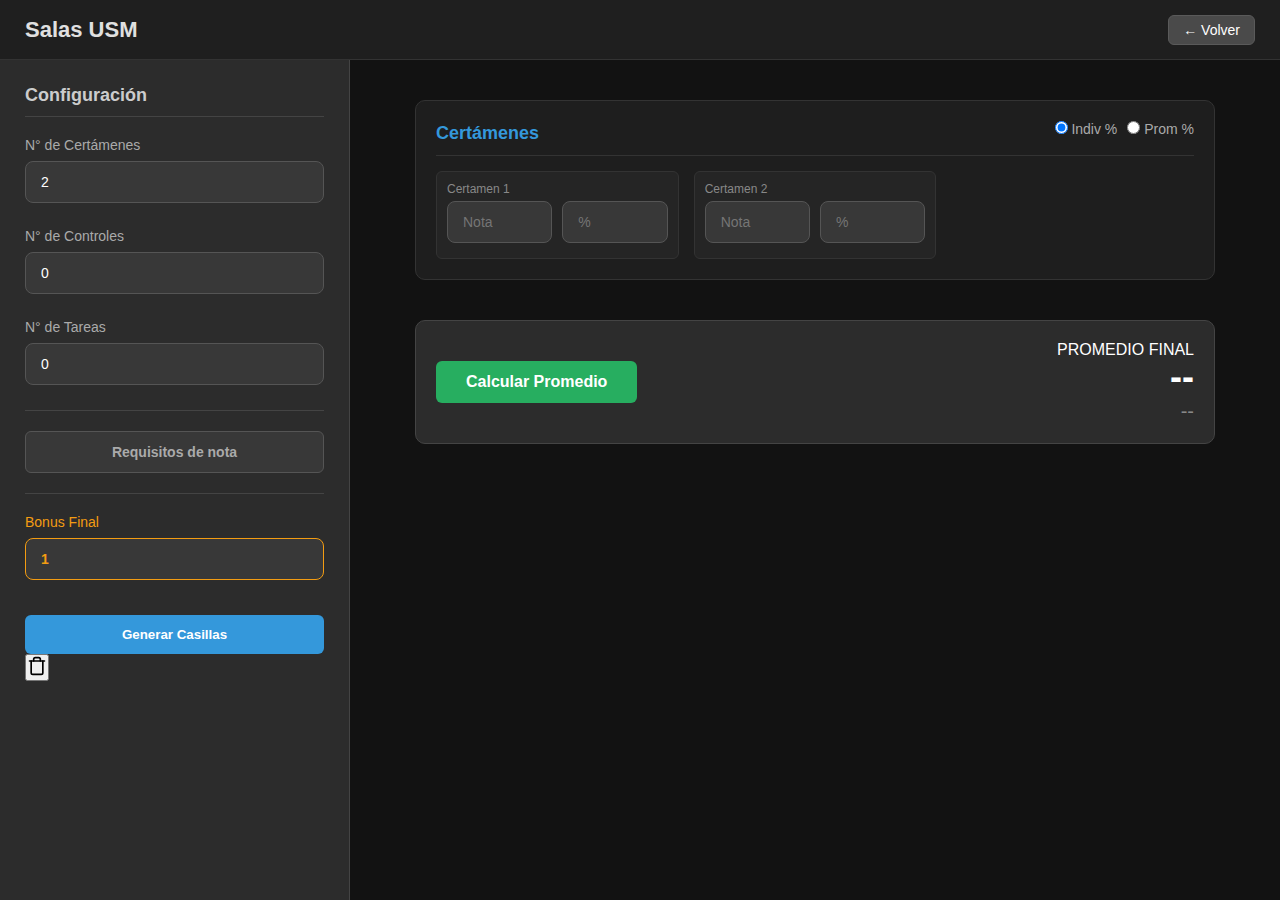
<file: docs/promedios.html>
<!DOCTYPE html>
<html lang="es">
<head>
    <meta charset="UTF-8">
    <meta name="viewport" content="width=device-width, initial-scale=1.0">
    <title>Calculadora USM - Requisitos Dinámicos</title>
    <link rel="stylesheet" href="css/promedios.css">
</head>

<body>

<div class="topbar">
    <a href="index.html" class="logo">Salas USM</a>
    <a href="index.html" class="btn-nav">← Volver</a>
</div>

<div class="container">

    <div class="left-panel">
        <h2>Configuración</h2>

        <div class="config-group">
            <label>N° de Certámenes</label>
            <input type="number" id="num-cert" min="0" max="10" value="2">
        </div>

        <div class="config-group">
            <label>N° de Controles</label>
            <input type="number" id="num-ctrl" min="0" max="20" value="0">
        </div>

        <div class="config-group">
            <label>N° de Tareas</label>
            <input type="number" id="num-tar" min="0" max="20" value="0">
        </div>

        <hr style="border: 0; border-top: 1px solid #444; margin: 20px 0;">
        <div class="config-group">
            <input type="checkbox" id="master-req-check" onchange="toggleMasterReq()">
            
            <label for="master-req-check" class="btn-toggle-req">
                Requisitos de nota
            </label>
        </div>
        
        <hr style="border: 0; border-top: 1px solid #444; margin: 20px 0;">

        <div class="config-group">
            <label style="color: #f39c12;">Bonus Final</label>
            <input type="number" id="bonus-factor" class="input-bonus" min="0" step="0.01" value="1" placeholder="Ej: 1.1">
        </div>

        <div class="action-buttons-container">
            <button class="btn-generar" onclick="generarFormulario()">Generar Casillas</button>
            
            <button class="btn-reset" onclick="resetConfig()" title="Restablecer configuración">
                <svg xmlns="http://www.w3.org/2000/svg" width="20" height="20" viewBox="0 0 24 24" fill="none" stroke="currentColor" stroke-width="2" stroke-linecap="round" stroke-linejoin="round">
                    <polyline points="3 6 5 6 21 6"></polyline>
                    <path d="M19 6v14a2 2 0 0 1-2 2H7a2 2 0 0 1-2-2V6m3 0V4a2 2 0 0 1 2-2h4a2 2 0 0 1 2 2v2"></path>
                </svg>
            </button>
        </div>
    </div>

    <div class="right-panel">
        <div id="contenedor-inputs" style="width: 100%; display: flex; flex-direction: column; align-items: center;">
            <p style="color: #666;">Configura y pulsa "Generar Casillas".</p>
        </div>

        <div id="barra-calculo" class="calc-footer" style="display: none;">
            <button class="btn-calcular" onclick="calcularPromedio()">Calcular Promedio</button>
            <div class="result-display">
                <div class="result-label">PROMEDIO FINAL</div>
                <div class="result-value-main" id="val-exacto">--</div>
                <div class="result-value-approx" id="val-aprox">--</div>
                <div id="fail-msg" class="fail-msg">REPROBADO POR REQUISITO</div>
            </div>
        </div>
    </div>

</div>

<script>
    // 1. CONTROL VISUAL: Mostrar/Ocultar bloques amarillos
    function toggleMasterReq() {
        const isMasterActive = document.getElementById('master-req-check').checked;
        const reqBlocks = document.querySelectorAll('.req-warning-block');
        
        reqBlocks.forEach(block => {
            block.style.display = isMasterActive ? 'flex' : 'none';
        });
    }

    function toggleInnerReq(checkbox) {
        const parentBlock = checkbox.closest('.req-warning-block');
        const inputContainer = parentBlock.querySelector('.req-input-container');
        inputContainer.style.display = checkbox.checked ? 'flex' : 'none';
    }

    function generarFormulario() {
        const nCert = parseInt(document.getElementById('num-cert').value) || 0;
        const nCtrl = parseInt(document.getElementById('num-ctrl').value) || 0;
        const nTar  = parseInt(document.getElementById('num-tar').value) || 0;

        const contenedor = document.getElementById('contenedor-inputs');
        contenedor.innerHTML = ''; 

        if (nCert > 0) crearSeccion(contenedor, "Certámenes", "cert", nCert);
        if (nCtrl > 0) crearSeccion(contenedor, "Controles", "ctrl", nCtrl);
        if (nTar > 0)  crearSeccion(contenedor, "Tareas", "tar", nTar);

        const barra = document.getElementById('barra-calculo');
        if (nCert + nCtrl + nTar > 0) {
            barra.style.display = 'flex';
            resetResultados();
            toggleMasterReq(); 
        } else {
            barra.style.display = 'none';
            contenedor.innerHTML = '<p style="color: #666;">Selecciona una cantidad mayor a 0.</p>';
        }
    }

    function crearSeccion(padre, titulo, idBase, cantidad) {
        const card = document.createElement('div');
        card.className = 'section-card';
        card.setAttribute('data-section-id', idBase); 
        card.setAttribute('data-section-name', titulo);

        card.innerHTML = `
            <div class="section-header">
                <div class="section-title">${titulo}</div>
                <div class="mode-switch">
                    <label><input type="radio" name="mode_${idBase}" value="individual" checked onchange="cambiarModo('${idBase}', 'individual')"> Indiv %</label>
                    <label><input type="radio" name="mode_${idBase}" value="global" onchange="cambiarModo('${idBase}', 'global')"> Prom %</label>
                </div>
            </div>

            <div class="req-warning-block">
                <label class="req-inner-label">
                    <input type="checkbox" class="req-enable-check" onchange="toggleInnerReq(this)">
                    ¿Hay requisito de ${titulo}?
                </label>
                <div class="req-input-container" style="display:none;">
                    <span style="font-size:13px; color:#ddd;">Nota Mínima:</span>
                    <input type="number" class="req-mini-input" value="55" placeholder="55">
                </div>
            </div>

            <div class="global-weight-control" id="global_weight_${idBase}" style="display:none;">
                <label style="color:#ddd;">Peso total de la sección (%):</label>
                <input type="number" class="input-global-peso" placeholder="Ej: 30">
            </div>

            <div class="grades-grid" id="grid_${idBase}">
                ${generarInputs(cantidad, titulo)}
            </div>
        `;
        padre.appendChild(card);
    }

    function generarInputs(n, titulo) {
        let singular = titulo.slice(0, -1);
        if (titulo === "Certámenes") singular = "Certamen";
        if (titulo === "Controles") singular = "Control";

        let html = '';
        for (let i = 1; i <= n; i++) {
            html += `
                <div class="grade-item">
                    <label>${singular} ${i}</label>
                    <div class="input-row">
                        <input type="number" class="input-nota" placeholder="Nota" step="0.1">
                        <input type="number" class="input-peso" placeholder="%">
                    </div>
                </div>`;
        }
        return html;
    }

    function cambiarModo(idBase, modo) {
        const globalControl = document.getElementById(`global_weight_${idBase}`);
        const grid = document.getElementById(`grid_${idBase}`);
        const inputsPeso = grid.querySelectorAll('.input-peso');
        const inputsNota = grid.querySelectorAll('.input-nota');

        if (modo === 'global') {
            globalControl.style.display = 'block';
            inputsPeso.forEach(inp => inp.classList.add('hidden'));
            inputsNota.forEach(inp => inp.classList.add('full-width-input'));
        } else {
            globalControl.style.display = 'none';
            inputsPeso.forEach(inp => inp.classList.remove('hidden'));
            inputsNota.forEach(inp => inp.classList.remove('full-width-input'));
        }
    }

    function resetResultados() {
        document.getElementById('val-exacto').innerText = "--";
        document.getElementById('val-aprox').innerText = "--";
        document.getElementById('fail-msg').style.display = "none";
    }

    function calcularPromedio() {
        const secciones = document.querySelectorAll('.section-card');
        const bonusFactor = parseFloat(document.getElementById('bonus-factor').value) || 1;
        const masterReqActive = document.getElementById('master-req-check').checked;

        let sumaPonderada = 0;
        let sumaPesos = 0;
        let failReason = null;

        secciones.forEach(sec => {
            const idBase = sec.getAttribute('data-section-id');
            const secName = sec.getAttribute('data-section-name');
            const modo = sec.querySelector(`input[name="mode_${idBase}"]:checked`).value;
            const notasInputs = sec.querySelectorAll('.input-nota');
            
            let promSeccion = 0;
            let pesoSeccion = 0;

            if (modo === 'global') {
                pesoSeccion = parseFloat(sec.querySelector('.input-global-peso').value) || 0;
                let s = 0, c = 0;
                notasInputs.forEach(i => {
                    const v = parseFloat(i.value);
                    if (!isNaN(v)) { s += v; c++; }
                });
                if (c > 0) promSeccion = s / c;

            } else {
                const pesosInputs = sec.querySelectorAll('.input-peso');
                let sP = 0, sW = 0;

                for(let i=0; i<notasInputs.length; i++){
                    const v = parseFloat(notasInputs[i].value);
                    const w = parseFloat(pesosInputs[i].value);
                    if(!isNaN(v) && !isNaN(w)) { sP += v*w; sW += w; }
                }
                if(sW > 0) {
                    promSeccion = sP / sW;
                    pesoSeccion = sW;
                }
            }

            if (masterReqActive) {
                const isReqEnabled = sec.querySelector('.req-enable-check').checked;

                if (isReqEnabled) {
                    const minGrade = parseFloat(sec.querySelector('.req-mini-input').value) || 0;
                    
                    if (promSeccion < minGrade) {
                        if (!failReason) failReason = secName; 
                    }
                }
            }

            sumaPonderada += promSeccion * pesoSeccion;
            sumaPesos += pesoSeccion;
        });

        // --- RESULTADO FINAL ---
        let final = 0;
        if (sumaPesos > 0) final = sumaPonderada / sumaPesos;
        final = final * bonusFactor;

        const exacto = final.toFixed(1);
        let aprox = ""; 
        if (final > 7.0) aprox = Math.round(final).toString();
        else aprox = final.toFixed(1);

        mostrarResultado(exacto, aprox, failReason);
    }

    function mostrarResultado(exacto, aprox, failReason) {
        const divExacto = document.getElementById('val-exacto');
        const divAprox = document.getElementById('val-aprox');
        const divFail = document.getElementById('fail-msg');

        divExacto.innerText = exacto;
        divAprox.innerText = `~ ${aprox}`;

        const nota = parseFloat(exacto);
        const apruebaMatematicamente = (nota >= 54.5 || (nota >= 3.95 && nota <= 7.0));

        if (failReason) {
            divExacto.style.color = "#e74c3c";
            divFail.style.display = "block";
            divFail.innerText = `REPROBADO POR REQUISITO (${failReason})`;

        } else {

            divFail.style.display = "none";
            if (apruebaMatematicamente) {
                divExacto.style.color = "#27ae60";
            } else {
                divExacto.style.color = "#e74c3c";
            }
        }
    }

    window.onload = generarFormulario;

    function resetConfig() {
        document.getElementById('num-cert').value = 2;
        document.getElementById('num-tar').value = 0;
        document.getElementById('bonus-factor').value = 1;

        const masterCheck = document.getElementById('master-req-check');
        masterCheck.checked = false;

        toggleMasterReq();
        generarFormulario();
    }
</script>

</body>
</html>
</file>
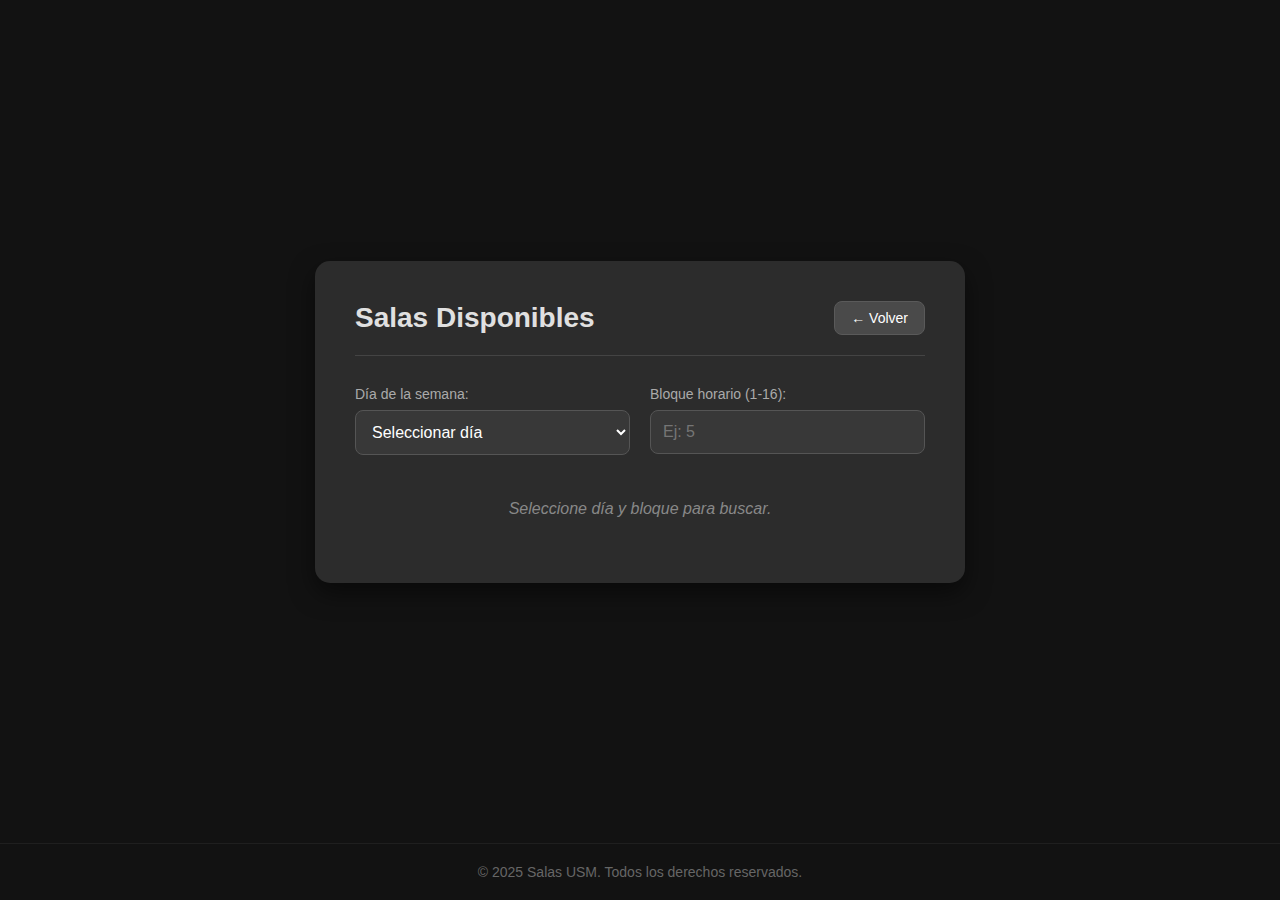
<file: docs/salas_libres.html>
<!DOCTYPE html>
<html lang="es">
<head>
    <meta charset="UTF-8">
    <meta name="viewport" content="width=device-width, initial-scale=1.0">
    <title>Salas Libres - USM</title>
    <style>
        * { box-sizing: border-box; margin: 0; padding: 0; }
        body {
            font-family: 'Segoe UI', Tahoma, Geneva, Verdana, sans-serif;
            background-color: #121212;
            color: #ffffff;
            display: flex;
            flex-direction: column;
            min-height: 100vh;
        }
        .main-container {
            flex: 1;
            display: flex;
            justify-content: center;
            align-items: center;
            padding: 40px 20px;
            width: 100%;
        }
        .bloque {
            background-color: #2c2c2c;
            padding: 40px;
            border-radius: 15px;
            box-shadow: 0 10px 25px rgba(0, 0, 0, 0.5);
            width: 100%;
            max-width: 650px;
            text-align: center;
        }
        .header-top {
            display: flex;
            justify-content: space-between;
            align-items: center;
            margin-bottom: 30px;
            border-bottom: 1px solid #444;
            padding-bottom: 20px;
        }
        h1 { font-size: 28px; color: #e0e0e0; font-weight: 600; }
        .btn-nav {
            padding: 8px 16px;
            font-size: 14px;
            background-color: #4a4a4a;
            color: #ffffff;
            text-decoration: none;
            border-radius: 8px;
            border: 1px solid #5a5a5a;
            transition: 0.3s;
        }
        .btn-nav:hover { background-color: #616161; }
        .filtros {
            display: flex;
            gap: 20px;
            justify-content: center;
            margin-bottom: 30px;
            flex-wrap: wrap;
        }
        .input-group {
            display: flex;
            flex-direction: column;
            text-align: left;
            flex: 1;
            min-width: 150px;
        }
        label { margin-bottom: 8px; font-size: 14px; color: #aaa; }
        select, input {
            padding: 12px;
            background-color: #383838;
            border: 1px solid #555;
            border-radius: 8px;
            color: white;
            font-size: 16px;
            outline: none;
            width: 100%;
        }
        select:focus, input:focus { border-color: #3498db; }
        
        /* LISTA */
        ul {
            list-style: none;
            padding: 0;
            margin: 0;
            max-height: 400px;
            overflow-y: auto;
        }
        li {
            background-color: #3a3a3a;
            margin-bottom: 10px;
            padding: 15px 20px;
            border-radius: 8px;
            border-left: 5px solid #27ae60;
            transition: transform 0.2s;
            display: flex;
            justify-content: space-between;
            align-items: center;
        }
        li:hover {
            background-color: #444;
            transform: translateX(5px);
        }
        .sala-nombre {
            font-size: 18px;
            font-weight: bold;
            color: #fff;
        }
        .sala-horario {
            font-size: 14px;
            color: #bbb;
            text-align: right;
        }
        .empty-msg {
            display: block;
            text-align: center;
            border: none;
            background: transparent;
            color: #888;
            font-style: italic;
        }
        ul::-webkit-scrollbar { width: 8px; }
        ul::-webkit-scrollbar-track { background: #2c2c2c; }
        ul::-webkit-scrollbar-thumb { background: #555; border-radius: 4px; }
        footer {
            text-align: center;
            padding: 20px;
            color: #666;
            font-size: 14px;
            border-top: 1px solid #1f1f1f;
        }
    </style>
</head>

<body>

    <div class="main-container">
        <div class="bloque">
            <div class="header-top">
                <h1>Salas Disponibles</h1>
                <a href="index.html" class="btn-nav">← Volver</a>
            </div>

            <div class="filtros">
                <div class="input-group">
                    <label>Día de la semana:</label>
                    <select id="filtro-dia-libre">
                        <option value="">Seleccionar día</option>
                        <option value="Lunes">Lunes</option>
                        <option value="Martes">Martes</option>
                        <option value="Miércoles">Miércoles</option>
                        <option value="Jueves">Jueves</option>
                        <option value="Viernes">Viernes</option>
                    </select>
                </div>

                <div class="input-group">
                    <label>Bloque horario (1-16):</label>
                    <input type="number" id="filtro-bloque-libre" min="1" max="16" placeholder="Ej: 5">
                </div>
            </div>

            <ul id="lista-salas-libres">
                <li class="empty-msg">Seleccione día y bloque para buscar.</li>
            </ul>
        </div>
    </div>

    <footer>
        &copy; 2025 Salas USM. Todos los derechos reservados.
    </footer>

<script>
    // ============================================
    // CONFIGURACIÓN DE BLOQUES
    // ============================================
    const INFO_BLOQUES = {
        1:  { texto: "Bloque 1-2 (08:15 - 09:25)", par: 1 },
        2:  { texto: "Bloque 1-2 (08:15 - 09:25)", par: 1 },
        3:  { texto: "Bloque 3-4 (09:35 - 10:45)", par: 3 },
        4:  { texto: "Bloque 3-4 (09:35 - 10:45)", par: 3 },
        5:  { texto: "Bloque 5-6 (11:05 - 12:15)", par: 5 },
        6:  { texto: "Bloque 5-6 (11:05 - 12:15)", par: 5 },
        7:  { texto: "Bloque 7-8 (12:25 - 13:35)", par: 7 },
        8:  { texto: "Bloque 7-8 (12:25 - 13:35)", par: 7 },
        9:  { texto: "Bloque 9-10 (14:30 - 15:40)", par: 9 },
        10: { texto: "Bloque 9-10 (14:30 - 15:40)", par: 9 },
        11: { texto: "Bloque 11-12 (15:50 - 17:00)", par: 11 },
        12: { texto: "Bloque 11-12 (15:50 - 17:00)", par: 11 },
        13: { texto: "Bloque 13-14 (17:10 - 18:20)", par: 13 },
        14: { texto: "Bloque 13-14 (17:10 - 18:20)", par: 13 },
        15: { texto: "Bloque 15-16 (18:30 - 19:40)", par: 15 },
        16: { texto: "Bloque 15-16 (18:30 - 19:40)", par: 15 }
    };

    let datos = [];

    // Cargar Datos
    fetch("data/salas.json")
        .then(r => r.json())
        .then(json => { datos = json; })
        .catch(err => console.error("Error cargando JSON:", err));

    // Función auxiliar para saber en qué bloque cae una hora
    function horaInicioABloqueBase(horaStr) {
        if (!horaStr) return null;
        const inicio = horaStr.split("-")[0].trim();
        const [h, m] = inicio.split(":").map(Number);
        const minutos = h * 60 + m;

        // Tolerancia de tiempos para detectar el bloque
        if (minutos >= 480 && minutos < 570) return 1;
        if (minutos >= 570 && minutos < 660) return 3;
        if (minutos >= 660 && minutos < 740) return 5;
        if (minutos >= 740 && minutos < 850) return 7;
        if (minutos >= 850 && minutos < 940) return 9;
        if (minutos >= 940 && minutos < 1020) return 11;
        if (minutos >= 1020 && minutos < 1100) return 13;
        if (minutos >= 1100) return 15;
        return null; 
    }

    // --- NUEVO: Función para limpiar nombres de salas (Normalizar) ---
    function normalizarNombreSala(nombre) {
        if (!nombre) return "";
        // 1. Quitar espacios al inicio/final
        let limpio = nombre.trim();
        // 2. Unificar guiones con espacios: "A001 - SJ" -> "A001-SJ"
        limpio = limpio.replace(/\s*-\s*/g, "-");
        return limpio;
    }

    // --- NUEVO: Validar si es una sala real o basura ---
    function esSalaValida(nombre) {
        if (!nombre) return false;
        // Si tiene ":" seguro es una hora, no una sala
        if (nombre.includes(":")) return false; 
        // Si es muy largo, probablemente sea basura
        if (nombre.length > 15) return false;
        return true;
    }

    // ============================================
    // LÓGICA PRINCIPAL
    // ============================================
    function buscarSalasLibres() {
        const diaInput = document.getElementById("filtro-dia-libre").value;
        const bloqueInput = parseInt(document.getElementById("filtro-bloque-libre").value);
        const lista = document.getElementById("lista-salas-libres");

        lista.innerHTML = ""; 

        if (!diaInput || isNaN(bloqueInput)) {
            lista.innerHTML = '<li class="empty-msg">Seleccione día y bloque para buscar.</li>';
            return;
        }

        const infoBloque = INFO_BLOQUES[bloqueInput];
        if (!infoBloque) {
            lista.innerHTML = '<li class="empty-msg">Bloque inválido (Use 1-16).</li>';
            return;
        }

        // 1. Obtener LISTA MAESTRA de salas (Normalizada y Única)
        const masterSalas = new Set();
        
        datos.forEach(d => {
            if (esSalaValida(d.SALA)) {
                masterSalas.add(normalizarNombreSala(d.SALA));
            }
        });
        
        // Convertir Set a Array ordenado
        const todasLasSalas = [...masterSalas].sort();

        // 2. Identificar ocupadas (Normalizando también al buscar)
        const salasOcupadas = new Set();
        
        datos.forEach(ramo => {
            if (ramo.DIA === diaInput) {
                const bloqueRamo = horaInicioABloqueBase(ramo.HORA);
                if (bloqueRamo === infoBloque.par) {
                    // Importante: Normalizar antes de agregar a ocupadas
                    // para que "A001- SJ" coincida con "A001-SJ"
                    if (esSalaValida(ramo.SALA)) {
                        salasOcupadas.add(normalizarNombreSala(ramo.SALA));
                    }
                }
            }
        });

        // 3. Filtrar libres
        const salasLibres = todasLasSalas.filter(sala => !salasOcupadas.has(sala));

        // 4. Mostrar resultados
        if (salasLibres.length === 0) {
            lista.innerHTML = '<li class="empty-msg">No hay salas libres en este horario.</li>';
        } else {
            salasLibres.forEach(sala => {
                const li = document.createElement("li");
                li.innerHTML = `
                    <span class="sala-nombre">${sala}</span>
                    <span class="sala-horario" style="font-size: 0.9em; opacity: 0.8;">Disponible: ${infoBloque.texto}</span>
                `;
                lista.appendChild(li);
            });
        }
    }

    document.getElementById("filtro-dia-libre").addEventListener("change", buscarSalasLibres);
    document.getElementById("filtro-bloque-libre").addEventListener("input", buscarSalasLibres);
</script>
</body>
</html>
</file>
<file: site/css/styles.css>
body {
    font-family: Arial, sans-serif;
    margin: 20px;
}

table {
    border-collapse: collapse;
    width: 100%;
    margin-top: 20px;
}

th, td {
    border: 1px solid #ccc;
    padding: 6px 8px;
}

th {
    background-color: #f0f0f0;
}
</file>
<file: docs/css/styles.css>
body {
    font-family: Arial, sans-serif;
    margin: 20px;
}

h1, h2 {
    color: #333;
}

table {
    border-collapse: collapse;
    width: 100%;
    margin-top: 15px;
}

th, td {
    border: 1px solid #ccc;
    padding: 6px 10px;
}

th {
    background: #eee;
}

.filtros {
    margin: 10px 0;
}

.filtros label {
    margin-right: 8px;
}
</file>
<file: docs/css/promedios.css>
/* css/promedios.css */

/* --- RESET BÁSICO --- */
* { box-sizing: border-box; margin: 0; padding: 0; }

body {
    font-family: 'Segoe UI', Tahoma, Geneva, Verdana, sans-serif;
    background-color: #121212;
    color: #ffffff;
    min-height: 100vh;
    display: flex;
    flex-direction: column;
}

/* --- BARRA DE NAVEGACIÓN (TOPBAR) --- */
.topbar {
    background-color: #1f1f1f;
    border-bottom: 1px solid #333;
    padding: 0 25px;
    height: 60px;
    display: flex;
    justify-content: space-between;
    align-items: center;
    position: sticky; top: 0; z-index: 100; width: 100%;
}
.logo { font-size: 22px; font-weight: 600; color: #e0e0e0; text-decoration: none; }
.btn-nav {
    padding: 6px 14px; font-size: 14px; background-color: #4a4a4a;
    color: #ffffff; text-decoration: none; border-radius: 6px;
    border: 1px solid #5a5a5a;
    transition: 0.3s;
}
.btn-nav:hover { background-color: #616161; }

/* --- CONTENEDOR PRINCIPAL --- */
.container { display: flex; flex: 1; position: relative; }

/* --- PANEL IZQUIERDO (CONFIGURACIÓN) --- */
.left-panel {
    width: 350px; 
    min-width: 300px;
    background-color: #2c2c2c; 
    border-right: 1px solid #444;
    padding: 25px; 
    position: sticky; top: 60px; 
    height: calc(100vh - 60px);
    overflow-y: auto; 
    z-index: 10;
}

/* Scrollbar oscura para el panel */
.left-panel::-webkit-scrollbar { width: 8px; }
.left-panel::-webkit-scrollbar-track { background: #2c2c2c; }
.left-panel::-webkit-scrollbar-thumb { background-color: #555; border-radius: 4px; }

h2 { font-size: 18px; margin-bottom: 20px; color: #ccc; border-bottom: 1px solid #444; padding-bottom: 10px; }
.config-group { margin-bottom: 20px; }
label { display: block; margin-bottom: 8px; font-size: 14px; color: #aaa; }

input[type="number"] {
    width: 100%; padding: 12px 15px; background-color: #383838;
    border: 1px solid #555; border-radius: 8px; color: white;
    font-size: 14px; outline: none; margin-bottom: 5px;
}
input[type="number"]:focus { border-color: #3498db; }

.input-bonus { border-color: #f39c12 !important; color: #f39c12 !important; font-weight: bold; }

.btn-generar {
    width: 100%; padding: 12px; background: #3498db; color: white;
    border: none; border-radius: 6px; font-weight: 600; cursor: pointer;
    margin-top: 10px; transition: 0.2s;
}
.btn-generar:hover { background: #2980b9; }

/* --- BOTÓN TOGGLE REQUISITOS --- */
#master-req-check { display: none; }

.btn-toggle-req {
    display: block; width: 100%; padding: 12px;
    background-color: #383838; color: #aaa;
    border: 1px solid #555; border-radius: 6px;
    text-align: center; cursor: pointer;
    font-weight: 600; font-size: 14px;
    transition: all 0.3s ease; user-select: none;
}
.btn-toggle-req:hover { background-color: #444; }

#master-req-check:checked + .btn-toggle-req {
    background-color: #f1c40f; color: #2e260e;
    border-color: #f1c40f; box-shadow: 0 0 10px rgba(241, 196, 15, 0.3);
}

/* --- PANEL DERECHO (RESULTADOS) --- */
.right-panel {
    flex: 1; padding: 40px; background-color: #121212;
    display: flex; flex-direction: column; align-items: center;
}

.section-card {
    background-color: #1e1e1e; width: 100%; max-width: 800px;
    padding: 20px; border-radius: 10px; border: 1px solid #333;
    margin-bottom: 20px;
}

.section-header {
    display: flex; justify-content: space-between; align-items: center;
    margin-bottom: 15px; border-bottom: 1px solid #333; padding-bottom: 10px;
}
.section-title { font-size: 18px; color: #3498db; font-weight: bold; }

/* --- BLOQUE AMARILLO REQUISITO --- */
.req-warning-block {
    background-color: #55471c; border: 1px solid #f1c40f;
    border-radius: 6px; padding: 0 15px; margin-bottom: 15px;
    display: flex; justify-content: space-between; align-items: center;
    height: 50px; min-height: 50px;
}
.req-inner-label {
    color: #f1c40f; font-weight: bold; font-size: 13px;
    display: flex; align-items: center; gap: 8px; cursor: pointer;
}
.req-input-container { display: flex; align-items: center; gap: 10px; }

.req-mini-input {
    width: 60px !important; height: 30px !important; padding: 5px !important;
    font-size: 13px !important; border-color: #f1c40f !important; margin-top: 0 !important;
}
input[type="checkbox"] { width: 16px; height: 16px; accent-color: #f1c40f; cursor: pointer; }

/* GRIDS Y MODOS */
.mode-switch { display: flex; align-items: center; gap: 10px; font-size: 12px; color: #bbb; }
.global-weight-control { margin-bottom: 15px; background: #252525; padding: 10px; border-radius: 6px; }

.grades-grid { display: grid; grid-template-columns: repeat(auto-fill, minmax(180px, 1fr)); gap: 15px; }
.grade-item { background: #252525; padding: 10px; border-radius: 6px; border: 1px solid #333; }
.grade-item label { font-size: 12px; color: #888; margin-bottom: 5px; display: block; }
.input-row { display: flex; gap: 10px; }
.hidden { display: none !important; }
.full-width-input { width: 100% !important; }

/* FOOTER CALCULO */
.calc-footer {
    width: 100%; max-width: 800px; display: flex; justify-content: space-between;
    align-items: center; background: #2c2c2c; padding: 20px;
    border-radius: 10px; margin-top: 20px; border: 1px solid #444;
}
.btn-calcular {
    padding: 12px 30px; background: #27ae60; color: white;
    border: none; border-radius: 6px; font-weight: bold; font-size: 16px; cursor: pointer;
}
.result-display { text-align: right; }
.result-value-main { font-size: 36px; font-weight: bold; color: #fff; line-height: 1; }
.result-value-approx { font-size: 20px; color: #888; margin-top: 5px; }
.fail-msg { color: #e74c3c; font-weight: bold; font-size: 14px; margin-top: 5px; display: none; }

/* =========================================
   DISEÑO RESPONSIVO (CELULARES)
   ========================================= */
@media (max-width: 768px) {
    .container { flex-direction: column; }
    
    .left-panel {
        width: 100%; min-width: 0; height: auto;
        position: relative; top: 0; border-right: none;
        border-bottom: 1px solid #444; overflow-y: visible;
    }
    
    .right-panel { padding: 20px 10px; }
    
    .section-card { padding: 15px; }
    
    /* Evita zoom en iOS */
    input[type="number"], input[type="text"], select { font-size: 16px; }
    
    .calc-footer { flex-direction: column; gap: 15px; text-align: center; }
    .result-display { width: 100%; align-items: center; }
    .btn-calcular { width: 100%; }
}
</file>
